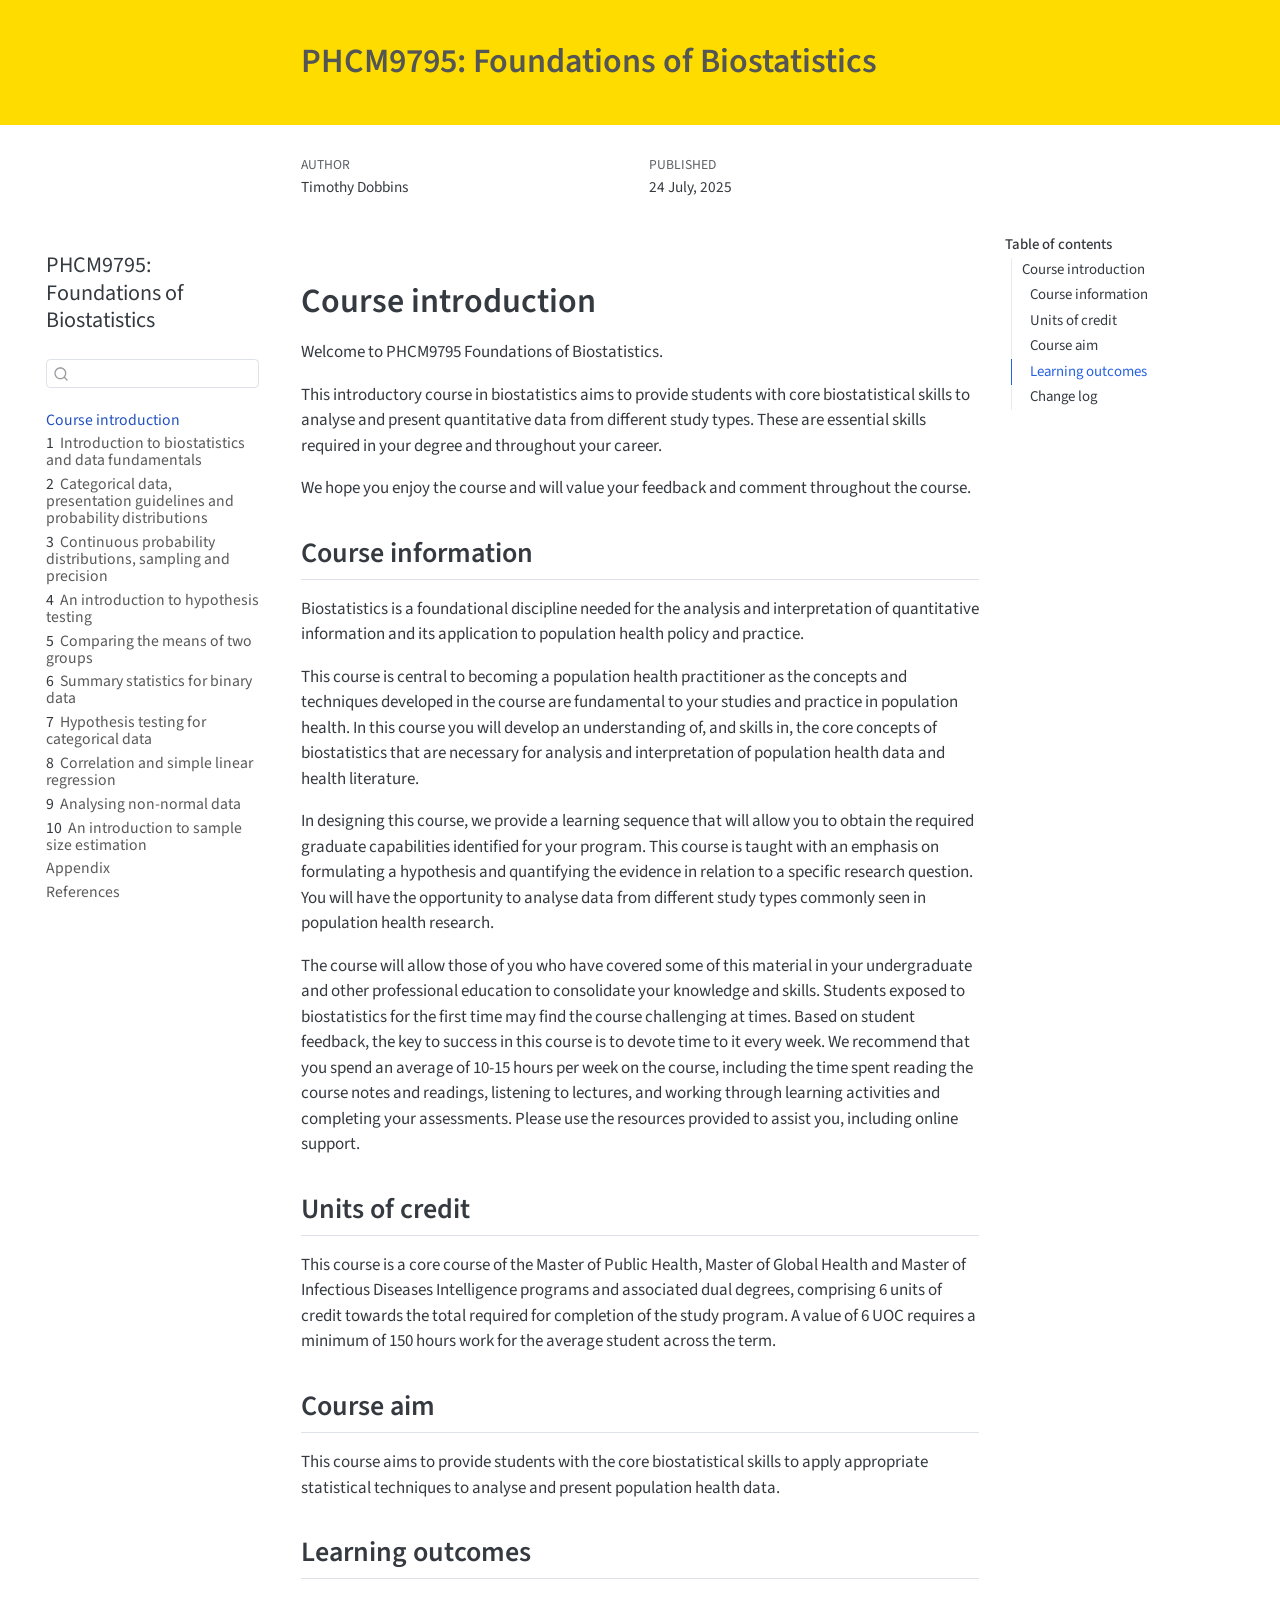
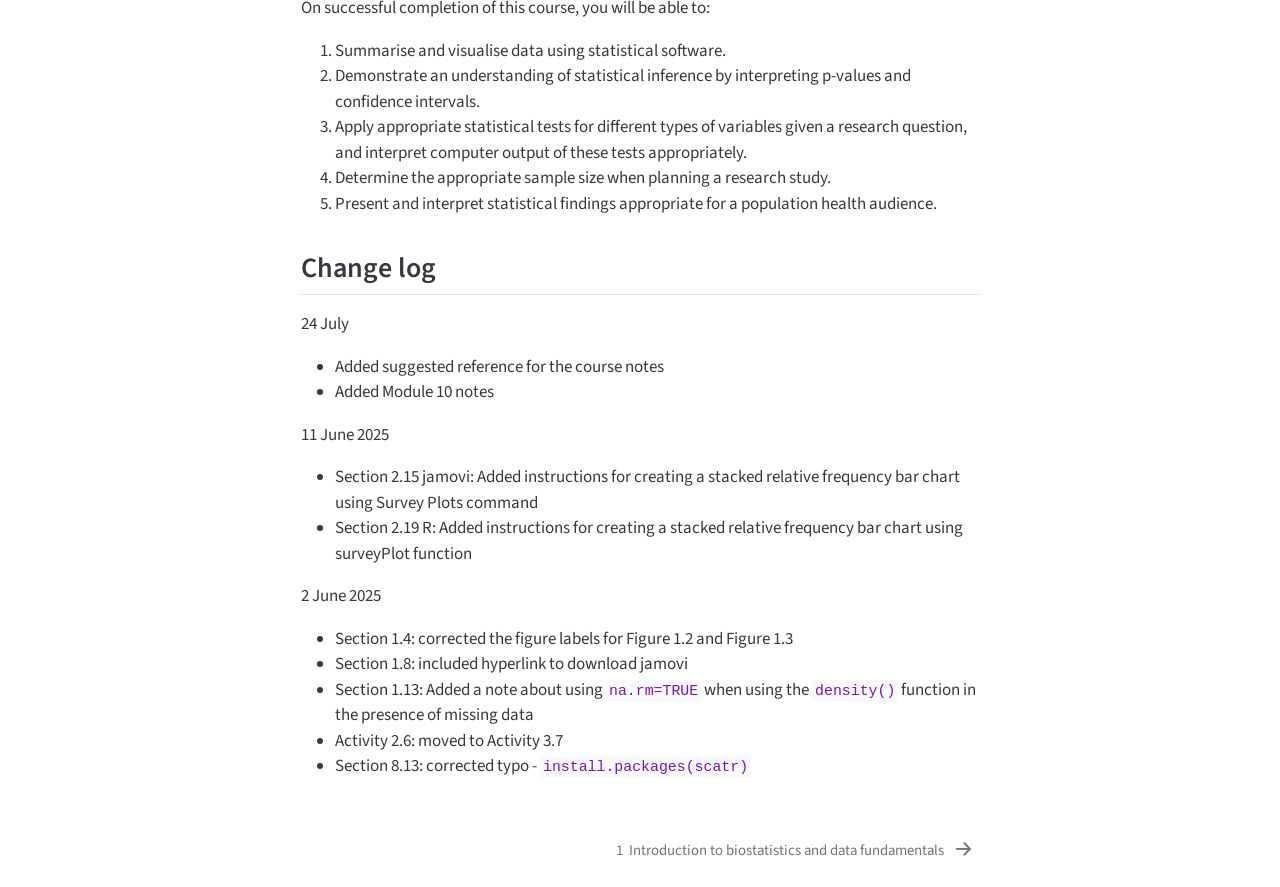
<file: docs/index.html>
<!DOCTYPE html>
<html xmlns="http://www.w3.org/1999/xhtml" lang="en" xml:lang="en"><head>

<meta charset="utf-8">
<meta name="generator" content="quarto-1.7.31">

<meta name="viewport" content="width=device-width, initial-scale=1.0, user-scalable=yes">

<meta name="author" content="Timothy Dobbins">

<title>PHCM9795: Foundations of Biostatistics</title>
<style>
code{white-space: pre-wrap;}
span.smallcaps{font-variant: small-caps;}
div.columns{display: flex; gap: min(4vw, 1.5em);}
div.column{flex: auto; overflow-x: auto;}
div.hanging-indent{margin-left: 1.5em; text-indent: -1.5em;}
ul.task-list{list-style: none;}
ul.task-list li input[type="checkbox"] {
  width: 0.8em;
  margin: 0 0.8em 0.2em -1em; /* quarto-specific, see https://github.com/quarto-dev/quarto-cli/issues/4556 */ 
  vertical-align: middle;
}
</style>


<script src="site_libs/quarto-nav/quarto-nav.js"></script>
<script src="site_libs/quarto-nav/headroom.min.js"></script>
<script src="site_libs/clipboard/clipboard.min.js"></script>
<script src="site_libs/quarto-search/autocomplete.umd.js"></script>
<script src="site_libs/quarto-search/fuse.min.js"></script>
<script src="site_libs/quarto-search/quarto-search.js"></script>
<meta name="quarto:offset" content="./">
<link href="./01-intro.html" rel="next">
<script src="site_libs/quarto-html/quarto.js" type="module"></script>
<script src="site_libs/quarto-html/tabsets/tabsets.js" type="module"></script>
<script src="site_libs/quarto-html/popper.min.js"></script>
<script src="site_libs/quarto-html/tippy.umd.min.js"></script>
<script src="site_libs/quarto-html/anchor.min.js"></script>
<link href="site_libs/quarto-html/tippy.css" rel="stylesheet">
<link href="site_libs/quarto-html/quarto-syntax-highlighting-29fdfc89ac7fc112ecf2c1fbf9d5ebfc.css" rel="stylesheet" id="quarto-text-highlighting-styles">
<script src="site_libs/bootstrap/bootstrap.min.js"></script>
<link href="site_libs/bootstrap/bootstrap-icons.css" rel="stylesheet">
<link href="site_libs/bootstrap/bootstrap-9a71a2450f5674972ff858c43d8deec0.min.css" rel="stylesheet" append-hash="true" id="quarto-bootstrap" data-mode="light">
<script id="quarto-search-options" type="application/json">{
  "location": "sidebar",
  "copy-button": false,
  "collapse-after": 3,
  "panel-placement": "start",
  "type": "textbox",
  "limit": 50,
  "keyboard-shortcut": [
    "f",
    "/",
    "s"
  ],
  "show-item-context": false,
  "language": {
    "search-no-results-text": "No results",
    "search-matching-documents-text": "matching documents",
    "search-copy-link-title": "Copy link to search",
    "search-hide-matches-text": "Hide additional matches",
    "search-more-match-text": "more match in this document",
    "search-more-matches-text": "more matches in this document",
    "search-clear-button-title": "Clear",
    "search-text-placeholder": "",
    "search-detached-cancel-button-title": "Cancel",
    "search-submit-button-title": "Submit",
    "search-label": "Search"
  }
}</script>
<style>

      .quarto-title-block .quarto-title-banner {
        background: #ffdc00;
      }
</style>


</head>

<body class="nav-sidebar floating quarto-light">

<div id="quarto-search-results"></div>
  <header id="quarto-header" class="headroom fixed-top quarto-banner">
  <nav class="quarto-secondary-nav">
    <div class="container-fluid d-flex">
      <button type="button" class="quarto-btn-toggle btn" data-bs-toggle="collapse" role="button" data-bs-target=".quarto-sidebar-collapse-item" aria-controls="quarto-sidebar" aria-expanded="false" aria-label="Toggle sidebar navigation" onclick="if (window.quartoToggleHeadroom) { window.quartoToggleHeadroom(); }">
        <i class="bi bi-layout-text-sidebar-reverse"></i>
      </button>
        <nav class="quarto-page-breadcrumbs" aria-label="breadcrumb"><ol class="breadcrumb"><li class="breadcrumb-item"><a href="./index.html">Course introduction</a></li></ol></nav>
        <a class="flex-grow-1" role="navigation" data-bs-toggle="collapse" data-bs-target=".quarto-sidebar-collapse-item" aria-controls="quarto-sidebar" aria-expanded="false" aria-label="Toggle sidebar navigation" onclick="if (window.quartoToggleHeadroom) { window.quartoToggleHeadroom(); }">      
        </a>
      <button type="button" class="btn quarto-search-button" aria-label="Search" onclick="window.quartoOpenSearch();">
        <i class="bi bi-search"></i>
      </button>
    </div>
  </nav>
</header>
<!-- content -->
<header id="title-block-header" class="quarto-title-block default page-columns page-full">
  <div class="quarto-title-banner page-columns page-full">
    <div class="quarto-title column-body">
      <h1 class="title">PHCM9795: Foundations of Biostatistics</h1>
                      </div>
  </div>
    
  
  <div class="quarto-title-meta">

      <div>
      <div class="quarto-title-meta-heading">Author</div>
      <div class="quarto-title-meta-contents">
               <p>Timothy Dobbins </p>
            </div>
    </div>
      
      <div>
      <div class="quarto-title-meta-heading">Published</div>
      <div class="quarto-title-meta-contents">
        <p class="date">24 July, 2025</p>
      </div>
    </div>
    
      
    </div>
    
  
  </header><div id="quarto-content" class="quarto-container page-columns page-rows-contents page-layout-article">
<!-- sidebar -->
  <nav id="quarto-sidebar" class="sidebar collapse collapse-horizontal quarto-sidebar-collapse-item sidebar-navigation floating overflow-auto">
    <div class="pt-lg-2 mt-2 text-left sidebar-header">
    <div class="sidebar-title mb-0 py-0">
      <a href="./">PHCM9795: Foundations of Biostatistics</a> 
    </div>
      </div>
        <div class="mt-2 flex-shrink-0 align-items-center">
        <div class="sidebar-search">
        <div id="quarto-search" class="" title="Search"></div>
        </div>
        </div>
    <div class="sidebar-menu-container"> 
    <ul class="list-unstyled mt-1">
        <li class="sidebar-item">
  <div class="sidebar-item-container"> 
  <a href="./index.html" class="sidebar-item-text sidebar-link active">
 <span class="menu-text">Course introduction</span></a>
  </div>
</li>
        <li class="sidebar-item">
  <div class="sidebar-item-container"> 
  <a href="./01-intro.html" class="sidebar-item-text sidebar-link">
 <span class="menu-text"><span class="chapter-number">1</span>&nbsp; <span class="chapter-title">Introduction to biostatistics and data fundamentals</span></span></a>
  </div>
</li>
        <li class="sidebar-item">
  <div class="sidebar-item-container"> 
  <a href="./02-probability.html" class="sidebar-item-text sidebar-link">
 <span class="menu-text"><span class="chapter-number">2</span>&nbsp; <span class="chapter-title">Categorical data, presentation guidelines and probability distributions</span></span></a>
  </div>
</li>
        <li class="sidebar-item">
  <div class="sidebar-item-container"> 
  <a href="./03-precision.html" class="sidebar-item-text sidebar-link">
 <span class="menu-text"><span class="chapter-number">3</span>&nbsp; <span class="chapter-title">Continuous probability distributions, sampling and precision</span></span></a>
  </div>
</li>
        <li class="sidebar-item">
  <div class="sidebar-item-container"> 
  <a href="./04-hypothesis-testing.html" class="sidebar-item-text sidebar-link">
 <span class="menu-text"><span class="chapter-number">4</span>&nbsp; <span class="chapter-title">An introduction to hypothesis testing</span></span></a>
  </div>
</li>
        <li class="sidebar-item">
  <div class="sidebar-item-container"> 
  <a href="./05-comparing-two-means.html" class="sidebar-item-text sidebar-link">
 <span class="menu-text"><span class="chapter-number">5</span>&nbsp; <span class="chapter-title">Comparing the means of two groups</span></span></a>
  </div>
</li>
        <li class="sidebar-item">
  <div class="sidebar-item-container"> 
  <a href="./06-proportions.html" class="sidebar-item-text sidebar-link">
 <span class="menu-text"><span class="chapter-number">6</span>&nbsp; <span class="chapter-title">Summary statistics for binary data</span></span></a>
  </div>
</li>
        <li class="sidebar-item">
  <div class="sidebar-item-container"> 
  <a href="./07-testing-proportions.html" class="sidebar-item-text sidebar-link">
 <span class="menu-text"><span class="chapter-number">7</span>&nbsp; <span class="chapter-title">Hypothesis testing for categorical data</span></span></a>
  </div>
</li>
        <li class="sidebar-item">
  <div class="sidebar-item-container"> 
  <a href="./08-correlation-and-regression.html" class="sidebar-item-text sidebar-link">
 <span class="menu-text"><span class="chapter-number">8</span>&nbsp; <span class="chapter-title">Correlation and simple linear regression</span></span></a>
  </div>
</li>
        <li class="sidebar-item">
  <div class="sidebar-item-container"> 
  <a href="./09-non-parametrics.html" class="sidebar-item-text sidebar-link">
 <span class="menu-text"><span class="chapter-number">9</span>&nbsp; <span class="chapter-title">Analysing non-normal data</span></span></a>
  </div>
</li>
        <li class="sidebar-item">
  <div class="sidebar-item-container"> 
  <a href="./10-sample-size.html" class="sidebar-item-text sidebar-link">
 <span class="menu-text"><span class="chapter-number">10</span>&nbsp; <span class="chapter-title">An introduction to sample size estimation</span></span></a>
  </div>
</li>
        <li class="sidebar-item">
  <div class="sidebar-item-container"> 
  <a href="./98.1-appendix1.html" class="sidebar-item-text sidebar-link">
 <span class="menu-text">Appendix</span></a>
  </div>
</li>
        <li class="sidebar-item">
  <div class="sidebar-item-container"> 
  <a href="./references.html" class="sidebar-item-text sidebar-link">
 <span class="menu-text">References</span></a>
  </div>
</li>
    </ul>
    </div>
</nav>
<div id="quarto-sidebar-glass" class="quarto-sidebar-collapse-item" data-bs-toggle="collapse" data-bs-target=".quarto-sidebar-collapse-item"></div>
<!-- margin-sidebar -->
    <div id="quarto-margin-sidebar" class="sidebar margin-sidebar">
        <nav id="TOC" role="doc-toc" class="toc-active">
    <h2 id="toc-title">Table of contents</h2>
   
  <ul>
  <li><a href="#course-introduction" id="toc-course-introduction" class="nav-link active" data-scroll-target="#course-introduction">Course introduction</a>
  <ul class="collapse">
  <li><a href="#course-information" id="toc-course-information" class="nav-link" data-scroll-target="#course-information">Course information</a></li>
  <li><a href="#units-of-credit" id="toc-units-of-credit" class="nav-link" data-scroll-target="#units-of-credit">Units of credit</a></li>
  <li><a href="#course-aim" id="toc-course-aim" class="nav-link" data-scroll-target="#course-aim">Course aim</a></li>
  <li><a href="#learning-outcomes" id="toc-learning-outcomes" class="nav-link" data-scroll-target="#learning-outcomes">Learning outcomes</a></li>
  <li><a href="#change-log" id="toc-change-log" class="nav-link" data-scroll-target="#change-log">Change log</a></li>
  </ul></li>
  </ul>
</nav>
    </div>
<!-- main -->
<main class="content quarto-banner-title-block" id="quarto-document-content">





<section id="course-introduction" class="level1 unnumbered">
<h1 class="unnumbered">Course introduction</h1>
<p>Welcome to PHCM9795 Foundations of Biostatistics.</p>
<p>This introductory course in biostatistics aims to provide students with core biostatistical skills to analyse and present quantitative data from different study types. These are essential skills required in your degree and throughout your career.</p>
<p>We hope you enjoy the course and will value your feedback and comment throughout the course.</p>
<section id="course-information" class="level2 unnumbered">
<h2 class="unnumbered anchored" data-anchor-id="course-information">Course information</h2>
<p>Biostatistics is a foundational discipline needed for the analysis and interpretation of quantitative information and its application to population health policy and practice.</p>
<p>This course is central to becoming a population health practitioner as the concepts and techniques developed in the course are fundamental to your studies and practice in population health. In this course you will develop an understanding of, and skills in, the core concepts of biostatistics that are necessary for analysis and interpretation of population health data and health literature.</p>
<p>In designing this course, we provide a learning sequence that will allow you to obtain the required graduate capabilities identified for your program. This course is taught with an emphasis on formulating a hypothesis and quantifying the evidence in relation to a specific research question. You will have the opportunity to analyse data from different study types commonly seen in population health research.</p>
<p>The course will allow those of you who have covered some of this material in your undergraduate and other professional education to consolidate your knowledge and skills. Students exposed to biostatistics for the first time may find the course challenging at times. Based on student feedback, the key to success in this course is to devote time to it every week. We recommend that you spend an average of 10-15 hours per week on the course, including the time spent reading the course notes and readings, listening to lectures, and working through learning activities and completing your assessments. Please use the resources provided to assist you, including online support.</p>
</section>
<section id="units-of-credit" class="level2 unnumbered">
<h2 class="unnumbered anchored" data-anchor-id="units-of-credit">Units of credit</h2>
<p>This course is a core course of the Master of Public Health, Master of Global Health and Master of Infectious Diseases Intelligence programs and associated dual degrees, comprising 6 units of credit towards the total required for completion of the study program. A value of 6 UOC requires a minimum of 150 hours work for the average student across the term.</p>
</section>
<section id="course-aim" class="level2 unnumbered">
<h2 class="unnumbered anchored" data-anchor-id="course-aim">Course aim</h2>
<p>This course aims to provide students with the core biostatistical skills to apply appropriate statistical techniques to analyse and present population health data.</p>
</section>
<section id="learning-outcomes" class="level2 unnumbered">
<h2 class="unnumbered anchored" data-anchor-id="learning-outcomes">Learning outcomes</h2>
<p>On successful completion of this course, you will be able to:</p>
<ol type="1">
<li>Summarise and visualise data using statistical software.</li>
<li>Demonstrate an understanding of statistical inference by interpreting p-values and confidence intervals.</li>
<li>Apply appropriate statistical tests for different types of variables given a research question, and interpret computer output of these tests appropriately.</li>
<li>Determine the appropriate sample size when planning a research study.</li>
<li>Present and interpret statistical findings appropriate for a population health audience.</li>
</ol>
</section>
<section id="change-log" class="level2">
<h2 class="anchored" data-anchor-id="change-log">Change log</h2>
<p>24 July</p>
<ul>
<li>Added suggested reference for the course notes</li>
<li>Added Module 10 notes</li>
</ul>
<p>11 June 2025</p>
<ul>
<li>Section 2.15 jamovi: Added instructions for creating a stacked relative frequency bar chart using Survey Plots command</li>
<li>Section 2.19 R: Added instructions for creating a stacked relative frequency bar chart using surveyPlot function</li>
</ul>
<p>2 June 2025</p>
<ul>
<li>Section 1.4: corrected the figure labels for Figure 1.2 and Figure 1.3</li>
<li>Section 1.8: included hyperlink to download jamovi</li>
<li>Section 1.13: Added a note about using <code>na.rm=TRUE</code> when using the <code>density()</code> function in the presence of missing data</li>
<li>Activity 2.6: moved to Activity 3.7</li>
<li>Section 8.13: corrected typo - <code>install.packages(scatr)</code></li>
</ul>


</section>
</section>

</main> <!-- /main -->
<script id="quarto-html-after-body" type="application/javascript">
  window.document.addEventListener("DOMContentLoaded", function (event) {
    const icon = "";
    const anchorJS = new window.AnchorJS();
    anchorJS.options = {
      placement: 'right',
      icon: icon
    };
    anchorJS.add('.anchored');
    const isCodeAnnotation = (el) => {
      for (const clz of el.classList) {
        if (clz.startsWith('code-annotation-')) {                     
          return true;
        }
      }
      return false;
    }
    const onCopySuccess = function(e) {
      // button target
      const button = e.trigger;
      // don't keep focus
      button.blur();
      // flash "checked"
      button.classList.add('code-copy-button-checked');
      var currentTitle = button.getAttribute("title");
      button.setAttribute("title", "Copied!");
      let tooltip;
      if (window.bootstrap) {
        button.setAttribute("data-bs-toggle", "tooltip");
        button.setAttribute("data-bs-placement", "left");
        button.setAttribute("data-bs-title", "Copied!");
        tooltip = new bootstrap.Tooltip(button, 
          { trigger: "manual", 
            customClass: "code-copy-button-tooltip",
            offset: [0, -8]});
        tooltip.show();    
      }
      setTimeout(function() {
        if (tooltip) {
          tooltip.hide();
          button.removeAttribute("data-bs-title");
          button.removeAttribute("data-bs-toggle");
          button.removeAttribute("data-bs-placement");
        }
        button.setAttribute("title", currentTitle);
        button.classList.remove('code-copy-button-checked');
      }, 1000);
      // clear code selection
      e.clearSelection();
    }
    const getTextToCopy = function(trigger) {
        const codeEl = trigger.previousElementSibling.cloneNode(true);
        for (const childEl of codeEl.children) {
          if (isCodeAnnotation(childEl)) {
            childEl.remove();
          }
        }
        return codeEl.innerText;
    }
    const clipboard = new window.ClipboardJS('.code-copy-button:not([data-in-quarto-modal])', {
      text: getTextToCopy
    });
    clipboard.on('success', onCopySuccess);
    if (window.document.getElementById('quarto-embedded-source-code-modal')) {
      const clipboardModal = new window.ClipboardJS('.code-copy-button[data-in-quarto-modal]', {
        text: getTextToCopy,
        container: window.document.getElementById('quarto-embedded-source-code-modal')
      });
      clipboardModal.on('success', onCopySuccess);
    }
      var localhostRegex = new RegExp(/^(?:http|https):\/\/localhost\:?[0-9]*\//);
      var mailtoRegex = new RegExp(/^mailto:/);
        var filterRegex = new RegExp('/' + window.location.host + '/');
      var isInternal = (href) => {
          return filterRegex.test(href) || localhostRegex.test(href) || mailtoRegex.test(href);
      }
      // Inspect non-navigation links and adorn them if external
     var links = window.document.querySelectorAll('a[href]:not(.nav-link):not(.navbar-brand):not(.toc-action):not(.sidebar-link):not(.sidebar-item-toggle):not(.pagination-link):not(.no-external):not([aria-hidden]):not(.dropdown-item):not(.quarto-navigation-tool):not(.about-link)');
      for (var i=0; i<links.length; i++) {
        const link = links[i];
        if (!isInternal(link.href)) {
          // undo the damage that might have been done by quarto-nav.js in the case of
          // links that we want to consider external
          if (link.dataset.originalHref !== undefined) {
            link.href = link.dataset.originalHref;
          }
        }
      }
    function tippyHover(el, contentFn, onTriggerFn, onUntriggerFn) {
      const config = {
        allowHTML: true,
        maxWidth: 500,
        delay: 100,
        arrow: false,
        appendTo: function(el) {
            return el.parentElement;
        },
        interactive: true,
        interactiveBorder: 10,
        theme: 'quarto',
        placement: 'bottom-start',
      };
      if (contentFn) {
        config.content = contentFn;
      }
      if (onTriggerFn) {
        config.onTrigger = onTriggerFn;
      }
      if (onUntriggerFn) {
        config.onUntrigger = onUntriggerFn;
      }
      window.tippy(el, config); 
    }
    const noterefs = window.document.querySelectorAll('a[role="doc-noteref"]');
    for (var i=0; i<noterefs.length; i++) {
      const ref = noterefs[i];
      tippyHover(ref, function() {
        // use id or data attribute instead here
        let href = ref.getAttribute('data-footnote-href') || ref.getAttribute('href');
        try { href = new URL(href).hash; } catch {}
        const id = href.replace(/^#\/?/, "");
        const note = window.document.getElementById(id);
        if (note) {
          return note.innerHTML;
        } else {
          return "";
        }
      });
    }
    const xrefs = window.document.querySelectorAll('a.quarto-xref');
    const processXRef = (id, note) => {
      // Strip column container classes
      const stripColumnClz = (el) => {
        el.classList.remove("page-full", "page-columns");
        if (el.children) {
          for (const child of el.children) {
            stripColumnClz(child);
          }
        }
      }
      stripColumnClz(note)
      if (id === null || id.startsWith('sec-')) {
        // Special case sections, only their first couple elements
        const container = document.createElement("div");
        if (note.children && note.children.length > 2) {
          container.appendChild(note.children[0].cloneNode(true));
          for (let i = 1; i < note.children.length; i++) {
            const child = note.children[i];
            if (child.tagName === "P" && child.innerText === "") {
              continue;
            } else {
              container.appendChild(child.cloneNode(true));
              break;
            }
          }
          if (window.Quarto?.typesetMath) {
            window.Quarto.typesetMath(container);
          }
          return container.innerHTML
        } else {
          if (window.Quarto?.typesetMath) {
            window.Quarto.typesetMath(note);
          }
          return note.innerHTML;
        }
      } else {
        // Remove any anchor links if they are present
        const anchorLink = note.querySelector('a.anchorjs-link');
        if (anchorLink) {
          anchorLink.remove();
        }
        if (window.Quarto?.typesetMath) {
          window.Quarto.typesetMath(note);
        }
        if (note.classList.contains("callout")) {
          return note.outerHTML;
        } else {
          return note.innerHTML;
        }
      }
    }
    for (var i=0; i<xrefs.length; i++) {
      const xref = xrefs[i];
      tippyHover(xref, undefined, function(instance) {
        instance.disable();
        let url = xref.getAttribute('href');
        let hash = undefined; 
        if (url.startsWith('#')) {
          hash = url;
        } else {
          try { hash = new URL(url).hash; } catch {}
        }
        if (hash) {
          const id = hash.replace(/^#\/?/, "");
          const note = window.document.getElementById(id);
          if (note !== null) {
            try {
              const html = processXRef(id, note.cloneNode(true));
              instance.setContent(html);
            } finally {
              instance.enable();
              instance.show();
            }
          } else {
            // See if we can fetch this
            fetch(url.split('#')[0])
            .then(res => res.text())
            .then(html => {
              const parser = new DOMParser();
              const htmlDoc = parser.parseFromString(html, "text/html");
              const note = htmlDoc.getElementById(id);
              if (note !== null) {
                const html = processXRef(id, note);
                instance.setContent(html);
              } 
            }).finally(() => {
              instance.enable();
              instance.show();
            });
          }
        } else {
          // See if we can fetch a full url (with no hash to target)
          // This is a special case and we should probably do some content thinning / targeting
          fetch(url)
          .then(res => res.text())
          .then(html => {
            const parser = new DOMParser();
            const htmlDoc = parser.parseFromString(html, "text/html");
            const note = htmlDoc.querySelector('main.content');
            if (note !== null) {
              // This should only happen for chapter cross references
              // (since there is no id in the URL)
              // remove the first header
              if (note.children.length > 0 && note.children[0].tagName === "HEADER") {
                note.children[0].remove();
              }
              const html = processXRef(null, note);
              instance.setContent(html);
            } 
          }).finally(() => {
            instance.enable();
            instance.show();
          });
        }
      }, function(instance) {
      });
    }
        let selectedAnnoteEl;
        const selectorForAnnotation = ( cell, annotation) => {
          let cellAttr = 'data-code-cell="' + cell + '"';
          let lineAttr = 'data-code-annotation="' +  annotation + '"';
          const selector = 'span[' + cellAttr + '][' + lineAttr + ']';
          return selector;
        }
        const selectCodeLines = (annoteEl) => {
          const doc = window.document;
          const targetCell = annoteEl.getAttribute("data-target-cell");
          const targetAnnotation = annoteEl.getAttribute("data-target-annotation");
          const annoteSpan = window.document.querySelector(selectorForAnnotation(targetCell, targetAnnotation));
          const lines = annoteSpan.getAttribute("data-code-lines").split(",");
          const lineIds = lines.map((line) => {
            return targetCell + "-" + line;
          })
          let top = null;
          let height = null;
          let parent = null;
          if (lineIds.length > 0) {
              //compute the position of the single el (top and bottom and make a div)
              const el = window.document.getElementById(lineIds[0]);
              top = el.offsetTop;
              height = el.offsetHeight;
              parent = el.parentElement.parentElement;
            if (lineIds.length > 1) {
              const lastEl = window.document.getElementById(lineIds[lineIds.length - 1]);
              const bottom = lastEl.offsetTop + lastEl.offsetHeight;
              height = bottom - top;
            }
            if (top !== null && height !== null && parent !== null) {
              // cook up a div (if necessary) and position it 
              let div = window.document.getElementById("code-annotation-line-highlight");
              if (div === null) {
                div = window.document.createElement("div");
                div.setAttribute("id", "code-annotation-line-highlight");
                div.style.position = 'absolute';
                parent.appendChild(div);
              }
              div.style.top = top - 2 + "px";
              div.style.height = height + 4 + "px";
              div.style.left = 0;
              let gutterDiv = window.document.getElementById("code-annotation-line-highlight-gutter");
              if (gutterDiv === null) {
                gutterDiv = window.document.createElement("div");
                gutterDiv.setAttribute("id", "code-annotation-line-highlight-gutter");
                gutterDiv.style.position = 'absolute';
                const codeCell = window.document.getElementById(targetCell);
                const gutter = codeCell.querySelector('.code-annotation-gutter');
                gutter.appendChild(gutterDiv);
              }
              gutterDiv.style.top = top - 2 + "px";
              gutterDiv.style.height = height + 4 + "px";
            }
            selectedAnnoteEl = annoteEl;
          }
        };
        const unselectCodeLines = () => {
          const elementsIds = ["code-annotation-line-highlight", "code-annotation-line-highlight-gutter"];
          elementsIds.forEach((elId) => {
            const div = window.document.getElementById(elId);
            if (div) {
              div.remove();
            }
          });
          selectedAnnoteEl = undefined;
        };
          // Handle positioning of the toggle
      window.addEventListener(
        "resize",
        throttle(() => {
          elRect = undefined;
          if (selectedAnnoteEl) {
            selectCodeLines(selectedAnnoteEl);
          }
        }, 10)
      );
      function throttle(fn, ms) {
      let throttle = false;
      let timer;
        return (...args) => {
          if(!throttle) { // first call gets through
              fn.apply(this, args);
              throttle = true;
          } else { // all the others get throttled
              if(timer) clearTimeout(timer); // cancel #2
              timer = setTimeout(() => {
                fn.apply(this, args);
                timer = throttle = false;
              }, ms);
          }
        };
      }
        // Attach click handler to the DT
        const annoteDls = window.document.querySelectorAll('dt[data-target-cell]');
        for (const annoteDlNode of annoteDls) {
          annoteDlNode.addEventListener('click', (event) => {
            const clickedEl = event.target;
            if (clickedEl !== selectedAnnoteEl) {
              unselectCodeLines();
              const activeEl = window.document.querySelector('dt[data-target-cell].code-annotation-active');
              if (activeEl) {
                activeEl.classList.remove('code-annotation-active');
              }
              selectCodeLines(clickedEl);
              clickedEl.classList.add('code-annotation-active');
            } else {
              // Unselect the line
              unselectCodeLines();
              clickedEl.classList.remove('code-annotation-active');
            }
          });
        }
    const findCites = (el) => {
      const parentEl = el.parentElement;
      if (parentEl) {
        const cites = parentEl.dataset.cites;
        if (cites) {
          return {
            el,
            cites: cites.split(' ')
          };
        } else {
          return findCites(el.parentElement)
        }
      } else {
        return undefined;
      }
    };
    var bibliorefs = window.document.querySelectorAll('a[role="doc-biblioref"]');
    for (var i=0; i<bibliorefs.length; i++) {
      const ref = bibliorefs[i];
      const citeInfo = findCites(ref);
      if (citeInfo) {
        tippyHover(citeInfo.el, function() {
          var popup = window.document.createElement('div');
          citeInfo.cites.forEach(function(cite) {
            var citeDiv = window.document.createElement('div');
            citeDiv.classList.add('hanging-indent');
            citeDiv.classList.add('csl-entry');
            var biblioDiv = window.document.getElementById('ref-' + cite);
            if (biblioDiv) {
              citeDiv.innerHTML = biblioDiv.innerHTML;
            }
            popup.appendChild(citeDiv);
          });
          return popup.innerHTML;
        });
      }
    }
  });
  </script>
<nav class="page-navigation">
  <div class="nav-page nav-page-previous">
  </div>
  <div class="nav-page nav-page-next">
      <a href="./01-intro.html" class="pagination-link" aria-label="Introduction to biostatistics and data fundamentals">
        <span class="nav-page-text"><span class="chapter-number">1</span>&nbsp; <span class="chapter-title">Introduction to biostatistics and data fundamentals</span></span> <i class="bi bi-arrow-right-short"></i>
      </a>
  </div>
</nav>
</div> <!-- /content -->




</body></html>
</file>
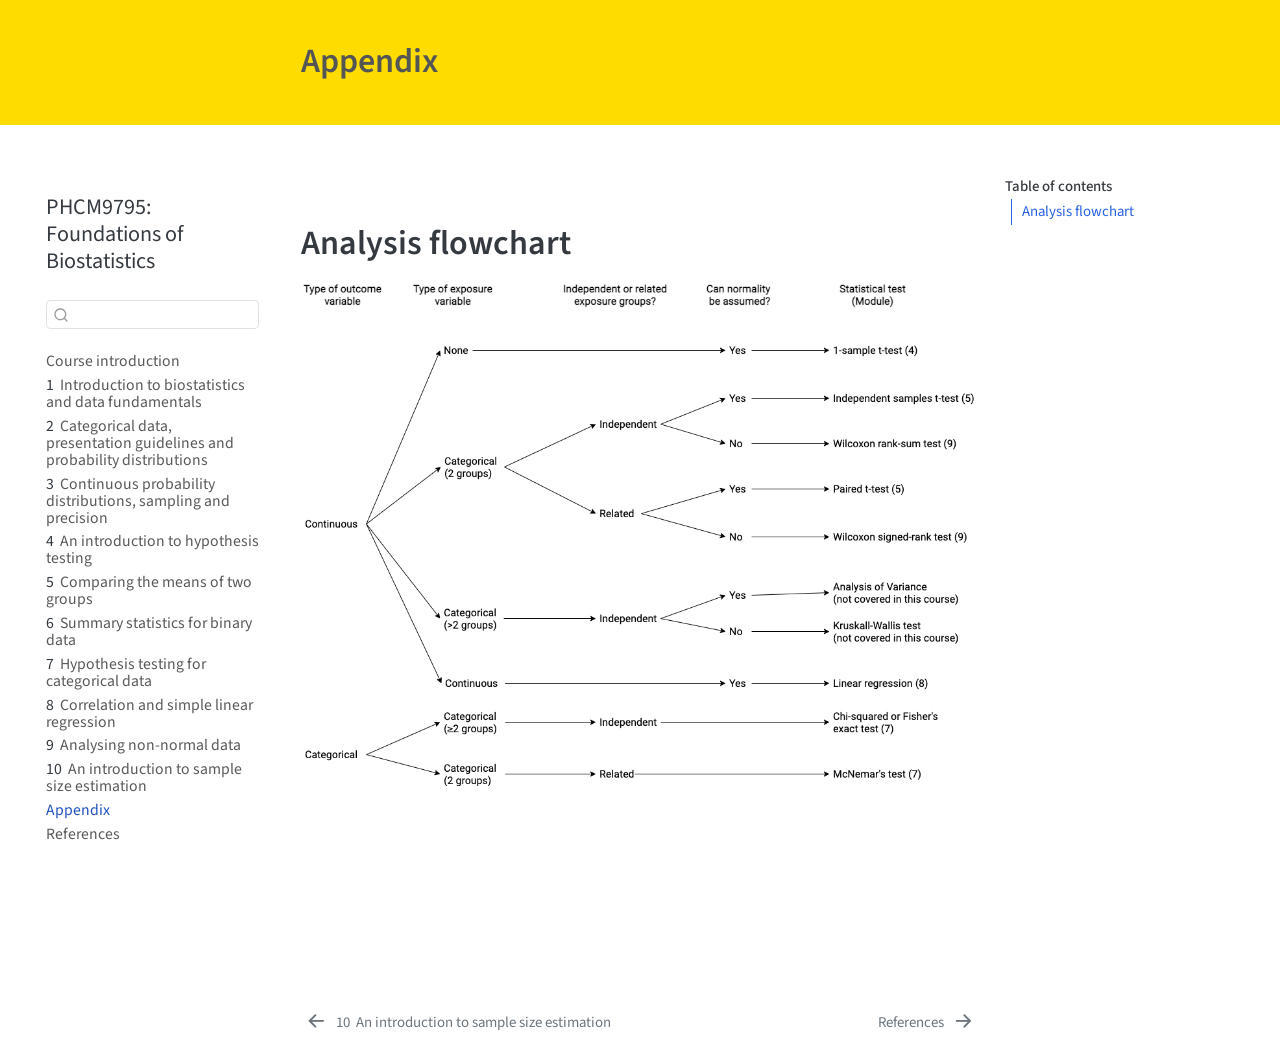
<file: docs/98.1-appendix1.html>
<!DOCTYPE html>
<html xmlns="http://www.w3.org/1999/xhtml" lang="en" xml:lang="en"><head>

<meta charset="utf-8">
<meta name="generator" content="quarto-1.7.31">

<meta name="viewport" content="width=device-width, initial-scale=1.0, user-scalable=yes">


<title>Appendix – PHCM9795: Foundations of Biostatistics</title>
<style>
code{white-space: pre-wrap;}
span.smallcaps{font-variant: small-caps;}
div.columns{display: flex; gap: min(4vw, 1.5em);}
div.column{flex: auto; overflow-x: auto;}
div.hanging-indent{margin-left: 1.5em; text-indent: -1.5em;}
ul.task-list{list-style: none;}
ul.task-list li input[type="checkbox"] {
  width: 0.8em;
  margin: 0 0.8em 0.2em -1em; /* quarto-specific, see https://github.com/quarto-dev/quarto-cli/issues/4556 */ 
  vertical-align: middle;
}
</style>


<script src="site_libs/quarto-nav/quarto-nav.js"></script>
<script src="site_libs/quarto-nav/headroom.min.js"></script>
<script src="site_libs/clipboard/clipboard.min.js"></script>
<script src="site_libs/quarto-search/autocomplete.umd.js"></script>
<script src="site_libs/quarto-search/fuse.min.js"></script>
<script src="site_libs/quarto-search/quarto-search.js"></script>
<meta name="quarto:offset" content="./">
<link href="./references.html" rel="next">
<link href="./10-sample-size.html" rel="prev">
<script src="site_libs/quarto-html/quarto.js" type="module"></script>
<script src="site_libs/quarto-html/tabsets/tabsets.js" type="module"></script>
<script src="site_libs/quarto-html/popper.min.js"></script>
<script src="site_libs/quarto-html/tippy.umd.min.js"></script>
<script src="site_libs/quarto-html/anchor.min.js"></script>
<link href="site_libs/quarto-html/tippy.css" rel="stylesheet">
<link href="site_libs/quarto-html/quarto-syntax-highlighting-29fdfc89ac7fc112ecf2c1fbf9d5ebfc.css" rel="stylesheet" id="quarto-text-highlighting-styles">
<script src="site_libs/bootstrap/bootstrap.min.js"></script>
<link href="site_libs/bootstrap/bootstrap-icons.css" rel="stylesheet">
<link href="site_libs/bootstrap/bootstrap-9a71a2450f5674972ff858c43d8deec0.min.css" rel="stylesheet" append-hash="true" id="quarto-bootstrap" data-mode="light">
<script id="quarto-search-options" type="application/json">{
  "location": "sidebar",
  "copy-button": false,
  "collapse-after": 3,
  "panel-placement": "start",
  "type": "textbox",
  "limit": 50,
  "keyboard-shortcut": [
    "f",
    "/",
    "s"
  ],
  "show-item-context": false,
  "language": {
    "search-no-results-text": "No results",
    "search-matching-documents-text": "matching documents",
    "search-copy-link-title": "Copy link to search",
    "search-hide-matches-text": "Hide additional matches",
    "search-more-match-text": "more match in this document",
    "search-more-matches-text": "more matches in this document",
    "search-clear-button-title": "Clear",
    "search-text-placeholder": "",
    "search-detached-cancel-button-title": "Cancel",
    "search-submit-button-title": "Submit",
    "search-label": "Search"
  }
}</script>
<style>

      .quarto-title-block .quarto-title-banner {
        background: #ffdc00;
      }
</style>


</head>

<body class="nav-sidebar floating quarto-light">

<div id="quarto-search-results"></div>
  <header id="quarto-header" class="headroom fixed-top quarto-banner">
  <nav class="quarto-secondary-nav">
    <div class="container-fluid d-flex">
      <button type="button" class="quarto-btn-toggle btn" data-bs-toggle="collapse" role="button" data-bs-target=".quarto-sidebar-collapse-item" aria-controls="quarto-sidebar" aria-expanded="false" aria-label="Toggle sidebar navigation" onclick="if (window.quartoToggleHeadroom) { window.quartoToggleHeadroom(); }">
        <i class="bi bi-layout-text-sidebar-reverse"></i>
      </button>
        <nav class="quarto-page-breadcrumbs" aria-label="breadcrumb"><ol class="breadcrumb"><li class="breadcrumb-item"><a href="./98.1-appendix1.html">Appendix</a></li></ol></nav>
        <a class="flex-grow-1" role="navigation" data-bs-toggle="collapse" data-bs-target=".quarto-sidebar-collapse-item" aria-controls="quarto-sidebar" aria-expanded="false" aria-label="Toggle sidebar navigation" onclick="if (window.quartoToggleHeadroom) { window.quartoToggleHeadroom(); }">      
        </a>
      <button type="button" class="btn quarto-search-button" aria-label="Search" onclick="window.quartoOpenSearch();">
        <i class="bi bi-search"></i>
      </button>
    </div>
  </nav>
</header>
<!-- content -->
<header id="title-block-header" class="quarto-title-block default page-columns page-full">
  <div class="quarto-title-banner page-columns page-full">
    <div class="quarto-title column-body">
      <h1 class="title">Appendix</h1>
                      </div>
  </div>
    
  
  <div class="quarto-title-meta">

      
    
      
    </div>
    
  
  </header><div id="quarto-content" class="quarto-container page-columns page-rows-contents page-layout-article">
<!-- sidebar -->
  <nav id="quarto-sidebar" class="sidebar collapse collapse-horizontal quarto-sidebar-collapse-item sidebar-navigation floating overflow-auto">
    <div class="pt-lg-2 mt-2 text-left sidebar-header">
    <div class="sidebar-title mb-0 py-0">
      <a href="./">PHCM9795: Foundations of Biostatistics</a> 
    </div>
      </div>
        <div class="mt-2 flex-shrink-0 align-items-center">
        <div class="sidebar-search">
        <div id="quarto-search" class="" title="Search"></div>
        </div>
        </div>
    <div class="sidebar-menu-container"> 
    <ul class="list-unstyled mt-1">
        <li class="sidebar-item">
  <div class="sidebar-item-container"> 
  <a href="./index.html" class="sidebar-item-text sidebar-link">
 <span class="menu-text">Course introduction</span></a>
  </div>
</li>
        <li class="sidebar-item">
  <div class="sidebar-item-container"> 
  <a href="./01-intro.html" class="sidebar-item-text sidebar-link">
 <span class="menu-text"><span class="chapter-number">1</span>&nbsp; <span class="chapter-title">Introduction to biostatistics and data fundamentals</span></span></a>
  </div>
</li>
        <li class="sidebar-item">
  <div class="sidebar-item-container"> 
  <a href="./02-probability.html" class="sidebar-item-text sidebar-link">
 <span class="menu-text"><span class="chapter-number">2</span>&nbsp; <span class="chapter-title">Categorical data, presentation guidelines and probability distributions</span></span></a>
  </div>
</li>
        <li class="sidebar-item">
  <div class="sidebar-item-container"> 
  <a href="./03-precision.html" class="sidebar-item-text sidebar-link">
 <span class="menu-text"><span class="chapter-number">3</span>&nbsp; <span class="chapter-title">Continuous probability distributions, sampling and precision</span></span></a>
  </div>
</li>
        <li class="sidebar-item">
  <div class="sidebar-item-container"> 
  <a href="./04-hypothesis-testing.html" class="sidebar-item-text sidebar-link">
 <span class="menu-text"><span class="chapter-number">4</span>&nbsp; <span class="chapter-title">An introduction to hypothesis testing</span></span></a>
  </div>
</li>
        <li class="sidebar-item">
  <div class="sidebar-item-container"> 
  <a href="./05-comparing-two-means.html" class="sidebar-item-text sidebar-link">
 <span class="menu-text"><span class="chapter-number">5</span>&nbsp; <span class="chapter-title">Comparing the means of two groups</span></span></a>
  </div>
</li>
        <li class="sidebar-item">
  <div class="sidebar-item-container"> 
  <a href="./06-proportions.html" class="sidebar-item-text sidebar-link">
 <span class="menu-text"><span class="chapter-number">6</span>&nbsp; <span class="chapter-title">Summary statistics for binary data</span></span></a>
  </div>
</li>
        <li class="sidebar-item">
  <div class="sidebar-item-container"> 
  <a href="./07-testing-proportions.html" class="sidebar-item-text sidebar-link">
 <span class="menu-text"><span class="chapter-number">7</span>&nbsp; <span class="chapter-title">Hypothesis testing for categorical data</span></span></a>
  </div>
</li>
        <li class="sidebar-item">
  <div class="sidebar-item-container"> 
  <a href="./08-correlation-and-regression.html" class="sidebar-item-text sidebar-link">
 <span class="menu-text"><span class="chapter-number">8</span>&nbsp; <span class="chapter-title">Correlation and simple linear regression</span></span></a>
  </div>
</li>
        <li class="sidebar-item">
  <div class="sidebar-item-container"> 
  <a href="./09-non-parametrics.html" class="sidebar-item-text sidebar-link">
 <span class="menu-text"><span class="chapter-number">9</span>&nbsp; <span class="chapter-title">Analysing non-normal data</span></span></a>
  </div>
</li>
        <li class="sidebar-item">
  <div class="sidebar-item-container"> 
  <a href="./10-sample-size.html" class="sidebar-item-text sidebar-link">
 <span class="menu-text"><span class="chapter-number">10</span>&nbsp; <span class="chapter-title">An introduction to sample size estimation</span></span></a>
  </div>
</li>
        <li class="sidebar-item">
  <div class="sidebar-item-container"> 
  <a href="./98.1-appendix1.html" class="sidebar-item-text sidebar-link active">
 <span class="menu-text">Appendix</span></a>
  </div>
</li>
        <li class="sidebar-item">
  <div class="sidebar-item-container"> 
  <a href="./references.html" class="sidebar-item-text sidebar-link">
 <span class="menu-text">References</span></a>
  </div>
</li>
    </ul>
    </div>
</nav>
<div id="quarto-sidebar-glass" class="quarto-sidebar-collapse-item" data-bs-toggle="collapse" data-bs-target=".quarto-sidebar-collapse-item"></div>
<!-- margin-sidebar -->
    <div id="quarto-margin-sidebar" class="sidebar margin-sidebar">
        <nav id="TOC" role="doc-toc" class="toc-active">
    <h2 id="toc-title">Table of contents</h2>
   
  <ul>
  <li><a href="#analysis-flowchart" id="toc-analysis-flowchart" class="nav-link active" data-scroll-target="#analysis-flowchart">Analysis flowchart</a></li>
  </ul>
</nav>
    </div>
<!-- main -->
<main class="content quarto-banner-title-block" id="quarto-document-content">





<section id="analysis-flowchart" class="level1">
<h1>Analysis flowchart</h1>
<div class="cell">
<div class="cell-output-display">
<div>
<figure class="figure">
<p><img src="img/misc/analysis-flowchart.png" class="img-fluid figure-img" style="width:100.0%"></p>
</figure>
</div>
</div>
</div>


</section>

</main> <!-- /main -->
<script id="quarto-html-after-body" type="application/javascript">
  window.document.addEventListener("DOMContentLoaded", function (event) {
    const icon = "";
    const anchorJS = new window.AnchorJS();
    anchorJS.options = {
      placement: 'right',
      icon: icon
    };
    anchorJS.add('.anchored');
    const isCodeAnnotation = (el) => {
      for (const clz of el.classList) {
        if (clz.startsWith('code-annotation-')) {                     
          return true;
        }
      }
      return false;
    }
    const onCopySuccess = function(e) {
      // button target
      const button = e.trigger;
      // don't keep focus
      button.blur();
      // flash "checked"
      button.classList.add('code-copy-button-checked');
      var currentTitle = button.getAttribute("title");
      button.setAttribute("title", "Copied!");
      let tooltip;
      if (window.bootstrap) {
        button.setAttribute("data-bs-toggle", "tooltip");
        button.setAttribute("data-bs-placement", "left");
        button.setAttribute("data-bs-title", "Copied!");
        tooltip = new bootstrap.Tooltip(button, 
          { trigger: "manual", 
            customClass: "code-copy-button-tooltip",
            offset: [0, -8]});
        tooltip.show();    
      }
      setTimeout(function() {
        if (tooltip) {
          tooltip.hide();
          button.removeAttribute("data-bs-title");
          button.removeAttribute("data-bs-toggle");
          button.removeAttribute("data-bs-placement");
        }
        button.setAttribute("title", currentTitle);
        button.classList.remove('code-copy-button-checked');
      }, 1000);
      // clear code selection
      e.clearSelection();
    }
    const getTextToCopy = function(trigger) {
        const codeEl = trigger.previousElementSibling.cloneNode(true);
        for (const childEl of codeEl.children) {
          if (isCodeAnnotation(childEl)) {
            childEl.remove();
          }
        }
        return codeEl.innerText;
    }
    const clipboard = new window.ClipboardJS('.code-copy-button:not([data-in-quarto-modal])', {
      text: getTextToCopy
    });
    clipboard.on('success', onCopySuccess);
    if (window.document.getElementById('quarto-embedded-source-code-modal')) {
      const clipboardModal = new window.ClipboardJS('.code-copy-button[data-in-quarto-modal]', {
        text: getTextToCopy,
        container: window.document.getElementById('quarto-embedded-source-code-modal')
      });
      clipboardModal.on('success', onCopySuccess);
    }
      var localhostRegex = new RegExp(/^(?:http|https):\/\/localhost\:?[0-9]*\//);
      var mailtoRegex = new RegExp(/^mailto:/);
        var filterRegex = new RegExp('/' + window.location.host + '/');
      var isInternal = (href) => {
          return filterRegex.test(href) || localhostRegex.test(href) || mailtoRegex.test(href);
      }
      // Inspect non-navigation links and adorn them if external
     var links = window.document.querySelectorAll('a[href]:not(.nav-link):not(.navbar-brand):not(.toc-action):not(.sidebar-link):not(.sidebar-item-toggle):not(.pagination-link):not(.no-external):not([aria-hidden]):not(.dropdown-item):not(.quarto-navigation-tool):not(.about-link)');
      for (var i=0; i<links.length; i++) {
        const link = links[i];
        if (!isInternal(link.href)) {
          // undo the damage that might have been done by quarto-nav.js in the case of
          // links that we want to consider external
          if (link.dataset.originalHref !== undefined) {
            link.href = link.dataset.originalHref;
          }
        }
      }
    function tippyHover(el, contentFn, onTriggerFn, onUntriggerFn) {
      const config = {
        allowHTML: true,
        maxWidth: 500,
        delay: 100,
        arrow: false,
        appendTo: function(el) {
            return el.parentElement;
        },
        interactive: true,
        interactiveBorder: 10,
        theme: 'quarto',
        placement: 'bottom-start',
      };
      if (contentFn) {
        config.content = contentFn;
      }
      if (onTriggerFn) {
        config.onTrigger = onTriggerFn;
      }
      if (onUntriggerFn) {
        config.onUntrigger = onUntriggerFn;
      }
      window.tippy(el, config); 
    }
    const noterefs = window.document.querySelectorAll('a[role="doc-noteref"]');
    for (var i=0; i<noterefs.length; i++) {
      const ref = noterefs[i];
      tippyHover(ref, function() {
        // use id or data attribute instead here
        let href = ref.getAttribute('data-footnote-href') || ref.getAttribute('href');
        try { href = new URL(href).hash; } catch {}
        const id = href.replace(/^#\/?/, "");
        const note = window.document.getElementById(id);
        if (note) {
          return note.innerHTML;
        } else {
          return "";
        }
      });
    }
    const xrefs = window.document.querySelectorAll('a.quarto-xref');
    const processXRef = (id, note) => {
      // Strip column container classes
      const stripColumnClz = (el) => {
        el.classList.remove("page-full", "page-columns");
        if (el.children) {
          for (const child of el.children) {
            stripColumnClz(child);
          }
        }
      }
      stripColumnClz(note)
      if (id === null || id.startsWith('sec-')) {
        // Special case sections, only their first couple elements
        const container = document.createElement("div");
        if (note.children && note.children.length > 2) {
          container.appendChild(note.children[0].cloneNode(true));
          for (let i = 1; i < note.children.length; i++) {
            const child = note.children[i];
            if (child.tagName === "P" && child.innerText === "") {
              continue;
            } else {
              container.appendChild(child.cloneNode(true));
              break;
            }
          }
          if (window.Quarto?.typesetMath) {
            window.Quarto.typesetMath(container);
          }
          return container.innerHTML
        } else {
          if (window.Quarto?.typesetMath) {
            window.Quarto.typesetMath(note);
          }
          return note.innerHTML;
        }
      } else {
        // Remove any anchor links if they are present
        const anchorLink = note.querySelector('a.anchorjs-link');
        if (anchorLink) {
          anchorLink.remove();
        }
        if (window.Quarto?.typesetMath) {
          window.Quarto.typesetMath(note);
        }
        if (note.classList.contains("callout")) {
          return note.outerHTML;
        } else {
          return note.innerHTML;
        }
      }
    }
    for (var i=0; i<xrefs.length; i++) {
      const xref = xrefs[i];
      tippyHover(xref, undefined, function(instance) {
        instance.disable();
        let url = xref.getAttribute('href');
        let hash = undefined; 
        if (url.startsWith('#')) {
          hash = url;
        } else {
          try { hash = new URL(url).hash; } catch {}
        }
        if (hash) {
          const id = hash.replace(/^#\/?/, "");
          const note = window.document.getElementById(id);
          if (note !== null) {
            try {
              const html = processXRef(id, note.cloneNode(true));
              instance.setContent(html);
            } finally {
              instance.enable();
              instance.show();
            }
          } else {
            // See if we can fetch this
            fetch(url.split('#')[0])
            .then(res => res.text())
            .then(html => {
              const parser = new DOMParser();
              const htmlDoc = parser.parseFromString(html, "text/html");
              const note = htmlDoc.getElementById(id);
              if (note !== null) {
                const html = processXRef(id, note);
                instance.setContent(html);
              } 
            }).finally(() => {
              instance.enable();
              instance.show();
            });
          }
        } else {
          // See if we can fetch a full url (with no hash to target)
          // This is a special case and we should probably do some content thinning / targeting
          fetch(url)
          .then(res => res.text())
          .then(html => {
            const parser = new DOMParser();
            const htmlDoc = parser.parseFromString(html, "text/html");
            const note = htmlDoc.querySelector('main.content');
            if (note !== null) {
              // This should only happen for chapter cross references
              // (since there is no id in the URL)
              // remove the first header
              if (note.children.length > 0 && note.children[0].tagName === "HEADER") {
                note.children[0].remove();
              }
              const html = processXRef(null, note);
              instance.setContent(html);
            } 
          }).finally(() => {
            instance.enable();
            instance.show();
          });
        }
      }, function(instance) {
      });
    }
        let selectedAnnoteEl;
        const selectorForAnnotation = ( cell, annotation) => {
          let cellAttr = 'data-code-cell="' + cell + '"';
          let lineAttr = 'data-code-annotation="' +  annotation + '"';
          const selector = 'span[' + cellAttr + '][' + lineAttr + ']';
          return selector;
        }
        const selectCodeLines = (annoteEl) => {
          const doc = window.document;
          const targetCell = annoteEl.getAttribute("data-target-cell");
          const targetAnnotation = annoteEl.getAttribute("data-target-annotation");
          const annoteSpan = window.document.querySelector(selectorForAnnotation(targetCell, targetAnnotation));
          const lines = annoteSpan.getAttribute("data-code-lines").split(",");
          const lineIds = lines.map((line) => {
            return targetCell + "-" + line;
          })
          let top = null;
          let height = null;
          let parent = null;
          if (lineIds.length > 0) {
              //compute the position of the single el (top and bottom and make a div)
              const el = window.document.getElementById(lineIds[0]);
              top = el.offsetTop;
              height = el.offsetHeight;
              parent = el.parentElement.parentElement;
            if (lineIds.length > 1) {
              const lastEl = window.document.getElementById(lineIds[lineIds.length - 1]);
              const bottom = lastEl.offsetTop + lastEl.offsetHeight;
              height = bottom - top;
            }
            if (top !== null && height !== null && parent !== null) {
              // cook up a div (if necessary) and position it 
              let div = window.document.getElementById("code-annotation-line-highlight");
              if (div === null) {
                div = window.document.createElement("div");
                div.setAttribute("id", "code-annotation-line-highlight");
                div.style.position = 'absolute';
                parent.appendChild(div);
              }
              div.style.top = top - 2 + "px";
              div.style.height = height + 4 + "px";
              div.style.left = 0;
              let gutterDiv = window.document.getElementById("code-annotation-line-highlight-gutter");
              if (gutterDiv === null) {
                gutterDiv = window.document.createElement("div");
                gutterDiv.setAttribute("id", "code-annotation-line-highlight-gutter");
                gutterDiv.style.position = 'absolute';
                const codeCell = window.document.getElementById(targetCell);
                const gutter = codeCell.querySelector('.code-annotation-gutter');
                gutter.appendChild(gutterDiv);
              }
              gutterDiv.style.top = top - 2 + "px";
              gutterDiv.style.height = height + 4 + "px";
            }
            selectedAnnoteEl = annoteEl;
          }
        };
        const unselectCodeLines = () => {
          const elementsIds = ["code-annotation-line-highlight", "code-annotation-line-highlight-gutter"];
          elementsIds.forEach((elId) => {
            const div = window.document.getElementById(elId);
            if (div) {
              div.remove();
            }
          });
          selectedAnnoteEl = undefined;
        };
          // Handle positioning of the toggle
      window.addEventListener(
        "resize",
        throttle(() => {
          elRect = undefined;
          if (selectedAnnoteEl) {
            selectCodeLines(selectedAnnoteEl);
          }
        }, 10)
      );
      function throttle(fn, ms) {
      let throttle = false;
      let timer;
        return (...args) => {
          if(!throttle) { // first call gets through
              fn.apply(this, args);
              throttle = true;
          } else { // all the others get throttled
              if(timer) clearTimeout(timer); // cancel #2
              timer = setTimeout(() => {
                fn.apply(this, args);
                timer = throttle = false;
              }, ms);
          }
        };
      }
        // Attach click handler to the DT
        const annoteDls = window.document.querySelectorAll('dt[data-target-cell]');
        for (const annoteDlNode of annoteDls) {
          annoteDlNode.addEventListener('click', (event) => {
            const clickedEl = event.target;
            if (clickedEl !== selectedAnnoteEl) {
              unselectCodeLines();
              const activeEl = window.document.querySelector('dt[data-target-cell].code-annotation-active');
              if (activeEl) {
                activeEl.classList.remove('code-annotation-active');
              }
              selectCodeLines(clickedEl);
              clickedEl.classList.add('code-annotation-active');
            } else {
              // Unselect the line
              unselectCodeLines();
              clickedEl.classList.remove('code-annotation-active');
            }
          });
        }
    const findCites = (el) => {
      const parentEl = el.parentElement;
      if (parentEl) {
        const cites = parentEl.dataset.cites;
        if (cites) {
          return {
            el,
            cites: cites.split(' ')
          };
        } else {
          return findCites(el.parentElement)
        }
      } else {
        return undefined;
      }
    };
    var bibliorefs = window.document.querySelectorAll('a[role="doc-biblioref"]');
    for (var i=0; i<bibliorefs.length; i++) {
      const ref = bibliorefs[i];
      const citeInfo = findCites(ref);
      if (citeInfo) {
        tippyHover(citeInfo.el, function() {
          var popup = window.document.createElement('div');
          citeInfo.cites.forEach(function(cite) {
            var citeDiv = window.document.createElement('div');
            citeDiv.classList.add('hanging-indent');
            citeDiv.classList.add('csl-entry');
            var biblioDiv = window.document.getElementById('ref-' + cite);
            if (biblioDiv) {
              citeDiv.innerHTML = biblioDiv.innerHTML;
            }
            popup.appendChild(citeDiv);
          });
          return popup.innerHTML;
        });
      }
    }
  });
  </script>
<nav class="page-navigation">
  <div class="nav-page nav-page-previous">
      <a href="./10-sample-size.html" class="pagination-link" aria-label="An introduction to sample size estimation">
        <i class="bi bi-arrow-left-short"></i> <span class="nav-page-text"><span class="chapter-number">10</span>&nbsp; <span class="chapter-title">An introduction to sample size estimation</span></span>
      </a>          
  </div>
  <div class="nav-page nav-page-next">
      <a href="./references.html" class="pagination-link" aria-label="References">
        <span class="nav-page-text">References</span> <i class="bi bi-arrow-right-short"></i>
      </a>
  </div>
</nav>
</div> <!-- /content -->




</body></html>
</file>
<file: docs/site_libs/quarto-html/tippy.css>
.tippy-box[data-animation=fade][data-state=hidden]{opacity:0}[data-tippy-root]{max-width:calc(100vw - 10px)}.tippy-box{position:relative;background-color:#333;color:#fff;border-radius:4px;font-size:14px;line-height:1.4;white-space:normal;outline:0;transition-property:transform,visibility,opacity}.tippy-box[data-placement^=top]>.tippy-arrow{bottom:0}.tippy-box[data-placement^=top]>.tippy-arrow:before{bottom:-7px;left:0;border-width:8px 8px 0;border-top-color:initial;transform-origin:center top}.tippy-box[data-placement^=bottom]>.tippy-arrow{top:0}.tippy-box[data-placement^=bottom]>.tippy-arrow:before{top:-7px;left:0;border-width:0 8px 8px;border-bottom-color:initial;transform-origin:center bottom}.tippy-box[data-placement^=left]>.tippy-arrow{right:0}.tippy-box[data-placement^=left]>.tippy-arrow:before{border-width:8px 0 8px 8px;border-left-color:initial;right:-7px;transform-origin:center left}.tippy-box[data-placement^=right]>.tippy-arrow{left:0}.tippy-box[data-placement^=right]>.tippy-arrow:before{left:-7px;border-width:8px 8px 8px 0;border-right-color:initial;transform-origin:center right}.tippy-box[data-inertia][data-state=visible]{transition-timing-function:cubic-bezier(.54,1.5,.38,1.11)}.tippy-arrow{width:16px;height:16px;color:#333}.tippy-arrow:before{content:"";position:absolute;border-color:transparent;border-style:solid}.tippy-content{position:relative;padding:5px 9px;z-index:1}
</file>
<file: docs/site_libs/quarto-html/quarto-syntax-highlighting-29fdfc89ac7fc112ecf2c1fbf9d5ebfc.css>
/* quarto syntax highlight colors */
:root {
  --quarto-hl-ot-color: #000000;
  --quarto-hl-at-color: #000000;
  --quarto-hl-ss-color: #000000;
  --quarto-hl-an-color: #000000;
  --quarto-hl-re-color: #000000;
  --quarto-hl-fu-color: #000000;
  --quarto-hl-st-color: #000000;
  --quarto-hl-cf-color: #000000;
  --quarto-hl-op-color: #000000;
  --quarto-hl-er-color: #000000;
  --quarto-hl-bn-color: #000000;
  --quarto-hl-al-color: #000000;
  --quarto-hl-va-color: #000000;
  --quarto-hl-bu-color: #000000;
  --quarto-hl-ex-color: #000000;
  --quarto-hl-pp-color: #000000;
  --quarto-hl-in-color: #000000;
  --quarto-hl-vs-color: #000000;
  --quarto-hl-wa-color: #000000;
  --quarto-hl-do-color: #000000;
  --quarto-hl-im-color: #000000;
  --quarto-hl-ch-color: #000000;
  --quarto-hl-dt-color: #000000;
  --quarto-hl-fl-color: #000000;
  --quarto-hl-co-color: #000000;
  --quarto-hl-cv-color: #000000;
  --quarto-hl-cn-color: #000000;
  --quarto-hl-sc-color: #000000;
  --quarto-hl-dv-color: #000000;
  --quarto-hl-kw-color: #000000;
}

/* other quarto variables */
:root {
  --quarto-font-monospace: SFMono-Regular, Menlo, Monaco, Consolas, "Liberation Mono", "Courier New", monospace;
}

/* syntax highlight based on Pandoc's rules */
pre > code.sourceCode > span {
  color: #000000;
  font-style: inherit;
}

code.sourceCode > span {
  color: #000000;
  font-style: inherit;
}

div.sourceCode,
div.sourceCode pre.sourceCode {
  color: #000000;
  font-style: inherit;
}

/* Normal */
code span {
  color: #000000;
  font-style: inherit;
}

/* Alert */
code span.al {
  color: #000000;
  font-style: inherit;
}

/* Annotation */
code span.an {
  color: #000000;
  font-style: italic;
}

/* Attribute */
code span.at {
  color: #000000;
  font-style: inherit;
}

/* BaseN */
code span.bn {
  color: #000000;
  font-style: inherit;
}

/* BuiltIn */
code span.bu {
  color: #000000;
  font-style: inherit;
}

/* ControlFlow */
code span.cf {
  color: #000000;
  font-style: inherit;
}

/* Char */
code span.ch {
  color: #000000;
  font-style: inherit;
}

/* Constant */
code span.cn {
  color: #000000;
  font-style: inherit;
}

/* Comment */
code span.co {
  color: #000000;
  font-style: italic;
}

/* CommentVar */
code span.cv {
  color: #000000;
  font-style: italic;
}

/* Documentation */
code span.do {
  color: #000000;
  font-style: italic;
}

/* DataType */
code span.dt {
  color: #000000;
  font-style: inherit;
}

/* DecVal */
code span.dv {
  color: #000000;
  font-style: inherit;
}

/* Error */
code span.er {
  color: #000000;
  font-style: inherit;
}

/* Extension */
code span.ex {
  color: #000000;
  font-style: inherit;
}

/* Float */
code span.fl {
  color: #000000;
  font-style: inherit;
}

/* Function */
code span.fu {
  color: #000000;
  font-style: inherit;
}

/* Import */
code span.im {
  color: #000000;
  font-style: inherit;
}

/* Information */
code span.in {
  color: #000000;
  font-style: italic;
}

/* Keyword */
code span.kw {
  color: #000000;
  font-style: inherit;
}

/* Operator */
code span.op {
  color: #000000;
  font-style: inherit;
}

/* Other */
code span.ot {
  color: #000000;
  font-style: inherit;
}

/* Preprocessor */
code span.pp {
  color: #000000;
  font-style: inherit;
}

/* RegionMarker */
code span.re {
  color: #000000;
  font-style: inherit;
}

/* SpecialChar */
code span.sc {
  color: #000000;
  font-style: inherit;
}

/* SpecialString */
code span.ss {
  color: #000000;
  font-style: inherit;
}

/* String */
code span.st {
  color: #000000;
  font-style: inherit;
}

/* Variable */
code span.va {
  color: #000000;
  font-style: inherit;
}

/* VerbatimString */
code span.vs {
  color: #000000;
  font-style: inherit;
}

/* Warning */
code span.wa {
  color: #000000;
  font-style: italic;
}

.prevent-inlining {
  content: "</";
}

/*# sourceMappingURL=6dd3181aa019d208f0719427816d318d.css.map */
</file>
